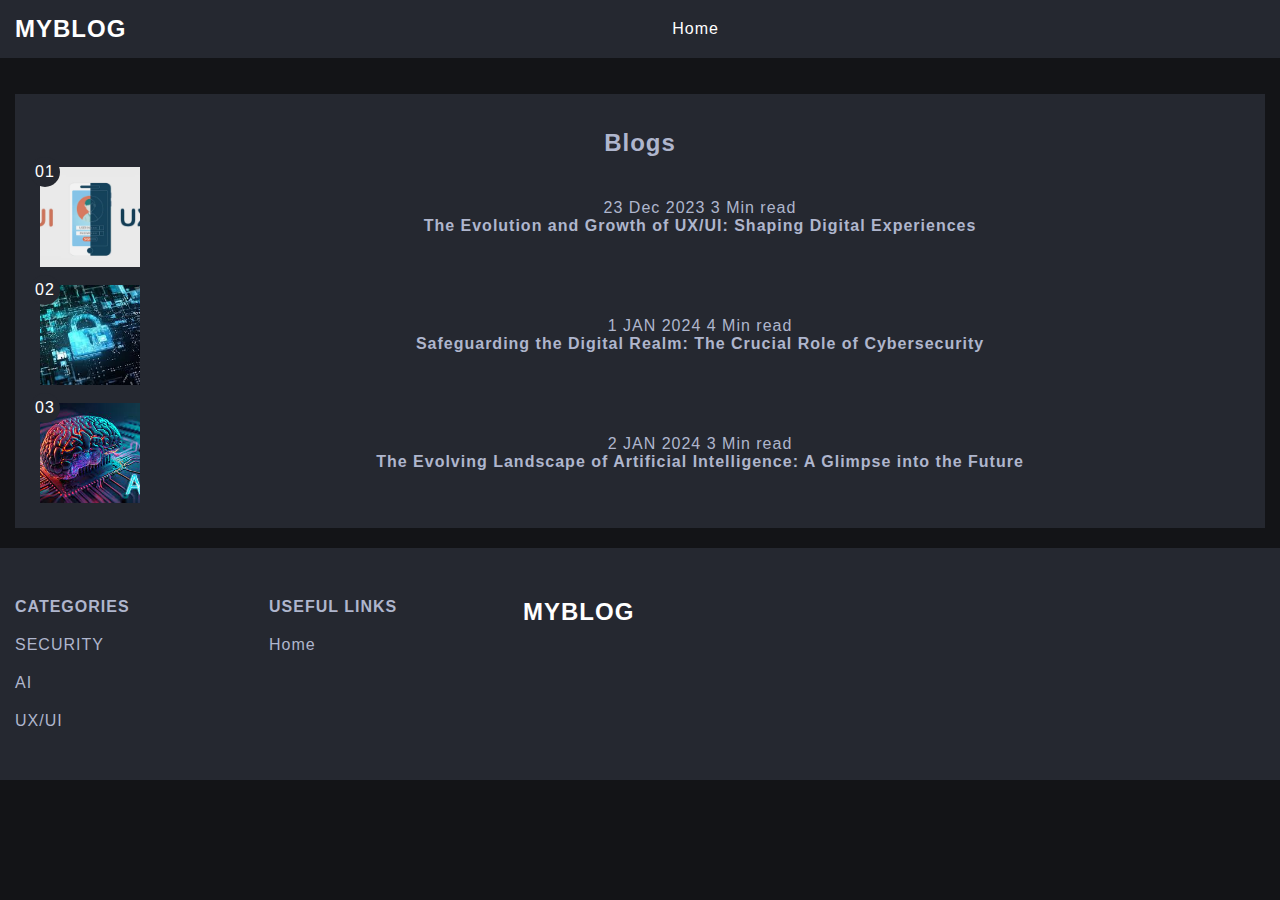
<file: proj/blog/index.html>
<html lang="en">
<head>
    <meta charset="UTF-8">
    <meta http-equiv="X-UA-Compatible" content="IE=edge">
    <meta name="viewport" content="width=device-width, initial-scale=1.0">
    <title>blog</title>
    <!-- style -->
    <link rel="stylesheet" href="style.css">
</head>
<body>
    <!-- Header -->
    <header class="header" id="header">

        <nav class="navbar container">
            <a href="index.html">
                <h2 class="logo">MYBLOG</h2>
            </a>

            <div class="menu" id="menu">
                <ul class="list">
                    <li class="list-item">
                        <a href="index.html" class="list-link current">Home</a>
                    </li>
                   
                  
                </ul>
            </div>

            <div class="list list-right">
              
                <button class="btn place-items-center screen-lg-hidden menu-toggle-icon" id="menu-toggle-icon">
                    <i class="ri-menu-3-line open-menu-icon"></i>
                    <i class="ri-close-line close-menu-icon"></i>
                </button>

                
            </div>

        </nav>

    </header>

  

    <!-- Featured articles -->
    <section class="featured-articles section section-header-offset">

        <div class="featured-articles-container container d-grid">

            
            <div class="sidebar d-grid">

                <h3 class="title featured-content-title">Blogs</h3>

                <a href="post2.html" class="trending-news-box">
                    <div class="trending-news-img-box">
                        <span class="trending-number place-items-center">01</span>
                        <img src="ui.webp" alt="" class="article-image">
                    </div>

                    <div class="trending-news-data">

                        <div class="article-data">
                            <span>23 Dec 2023</span>
                            <span class="article-data-spacer"></span>
                            <span>3 Min read</span>
                        </div>

                        <h3 class="title article-title">The Evolution and Growth of UX/UI: Shaping Digital Experiences</h3>

                    </div>
                </a>
                <br>

                <a href="post1.html" class="trending-news-box">
                    <div class="trending-news-img-box">
                        <span class="trending-number place-items-center">02</span>
                        <img src="sec.jpeg" alt="" class="article-image">
                    </div>

                    <div class="trending-news-data">

                        <div class="article-data">
                            <span>1 JAN 2024</span>
                            <span class="article-data-spacer"></span>
                            <span>4 Min read</span>
                        </div>

                        <h3 class="title article-title">Safeguarding the Digital Realm: The Crucial Role of Cybersecurity</h3>

                    </div>
                </a>
<br>
                <a href="post.html" class="trending-news-box">
                    <div class="trending-news-img-box">
                        <span class="trending-number place-items-center">03</span>
                        <img src="ai.jpeg" alt="" class="article-image">
                    </div>

                    <div class="trending-news-data">

                        <div class="article-data">
                            <span>2 JAN 2024</span>
                            <span class="article-data-spacer"></span>
                            <span>3 Min read</span>
                        </div>

                        <h3 class="title article-title">The Evolving Landscape of Artificial Intelligence: A Glimpse into the Future</h3>

                    </div>
                </a>

            
            </div>

        </div>

    </section>

    
  
    <!-- Footer -->
    <footer class="footer section">

        <div class="footer-container container EE-grid">
            
            <div class="company-data">
                <a href="./index.html">
                    <h2 class="logo">MYBLOG</h2>
                </a>
                
                           </div>

                           <div>
                            <h6 class="title footer-title">Categories</h6>
                            
                            <ul class="footer-list list">
                              
                                <li class="list-item">
                                    <a href="post1.html" class="list-link">SECURITY</a>
                                </li>
                                <li class="list-item">
                                    <a href="post2.html" class="list-link">AI</a>
                                </li>
                                <li class="list-item">
                                    <a href="post.html" class="list-link">UX/UI</a>
                                </li>
                                
                            </ul>
            
                        </div>
            

            <div>
                <h6 class="title footer-title">Useful links</h6>
                
                <ul class="footer-list list">
                    <li class="list-item">
                        <a href="index.html" class="list-link">Home</a>
                    </li>
                   
                    
                    
                </ul>

            </div>

           

        </div>
        
    </footer>

    <!-- script -->
    <script src="script.js"></script>
</body>
</html>
</file>
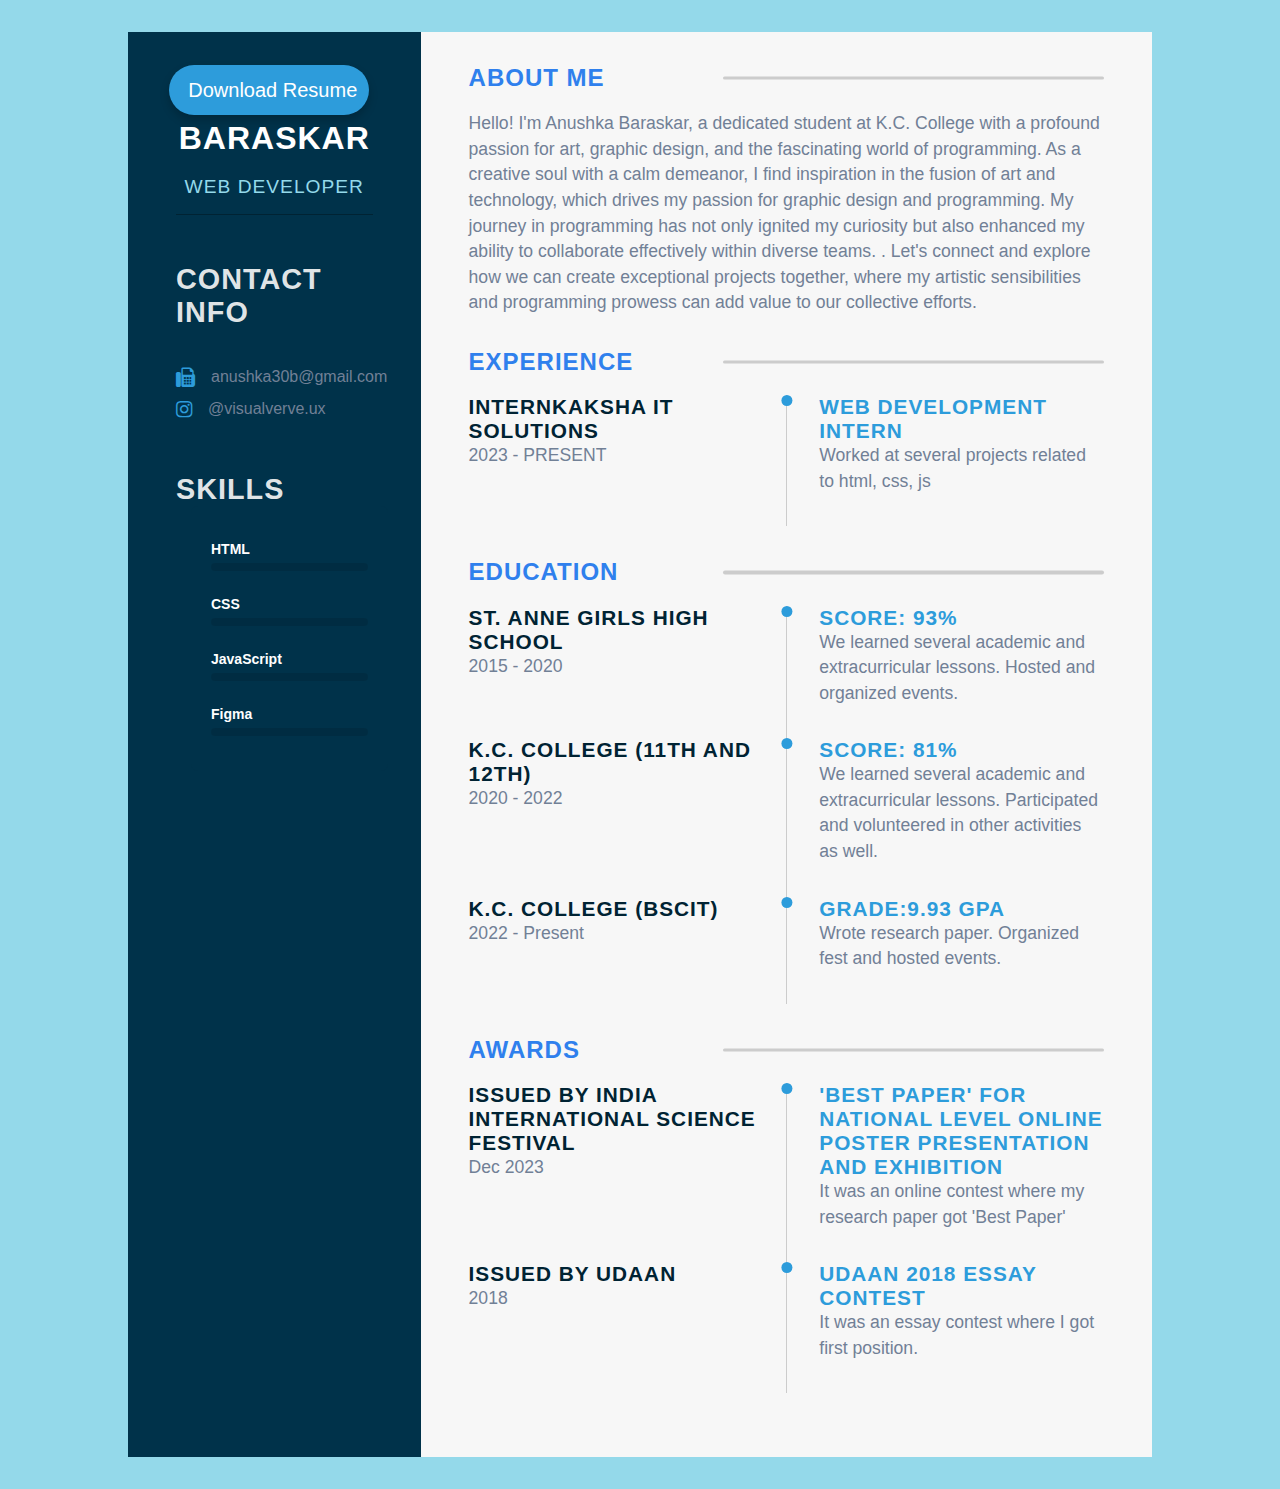
<file: proj/res/index.html>
<!DOCTYPE html>
<html lang="en">
<head>
    <meta charset="UTF-8">
    <meta http-equiv="X-UA-Compatible" content="IE=edge">
    <meta name="viewport" content="width=device-width, initial-scale=1.0">
    <title>Resume</title>
    
    <link rel="preconnect" href="https://fonts.gstatic.com">
    <link rel="stylesheet" href="style3.css">

    <link rel="stylesheet" href="style.css">
    <link rel="stylesheet" href="style2.css">

    <link href="https://fonts.googleapis.com/css2?family=Poppins:wght@100;300;400;600&display=swap" rel="stylesheet">
    <link rel="stylesheet" href="https://cdnjs.cloudflare.com/ajax/libs/font-awesome/4.7.0/css/font-awesome.min.css">
</head>
<body>
    <main class="main-content">
        <section class="left-section">
            <div class="left-content">
                <div class="profile">
                 
                    <h2 class="name">ANUSHKA BARASKAR</h2>
                    <p class="career">Web Developer</p>
                </div>
                <div class="contact-info">
                    <h3 class="main-title">Contact Info</h3>
                    <ul>
                       
                        <li>
                            <i class="fa fa-fax"></i>
                            anushka30b@gmail.com
                        </li>
                       
                        <li>
                            <i class="fa fa-instagram"></i>
                            @visualverve.ux
                        </li>
                        
                    </ul>
                </div>

                <div class="contact-info">
                    <h3 class="main-title">SKILLS</h3>
                   
                </div>

               
                <div class="container">
                    <div class="skill-box">
                        <span class="title">HTML</span>
                        <div class="skill-bar">
                            <span class="skill-per html">
                                <span class="tooltip">80%</span>
                            </span>
                        </div>
                    </div>
                    <div class="skill-box">
                        <span class="title">CSS</span>
                        <div class="skill-bar">
                            <span class="skill-per css">
                                <span class="tooltip">40%</span>
                            </span>
                        </div>
                    </div>
                    <div class="skill-box">
                        <span class="title">JavaScript</span>
                        <div class="skill-bar">
                            <span class="skill-per javascript">
                                <span class="tooltip">30%</span>
                            </span>
                        </div>
                    </div>
                    <div class="skill-box">
                        <span class="title">Figma</span>
                        <div class="skill-bar">
                            <span class="skill-per figma">
                                <span class="tooltip">40%</span>
                            </span>
                        </div>
                    </div>
                </div>


                   
        </section>
        <section class="right-section">
            <div class="right-main-content">
                <section class="about sect">
                    <h2 class="right-title">About Me</h2>
                    <p class="para">
                        Hello! I'm Anushka Baraskar, a dedicated student at K.C. College with a profound passion for art, graphic design, and the fascinating world of programming.  As a creative soul with a calm demeanor, I find inspiration in the fusion of art and technology, which drives my passion for graphic design and programming. 

                         My journey in programming has not only ignited my curiosity but also enhanced my ability to collaborate effectively within diverse teams. . 
                        
                        Let's connect and explore how we can create exceptional projects together, where my artistic sensibilities and programming prowess can add value to our collective efforts. 
                    </p>
                </section>

                <section class="experince sect">
                    <h2 class="right-title">Experience</h2>
                    <div class="timeline">
                        <div class="left-tl-content">
                            <h5 class="tl-title">INTERNKAKSHA IT SOLUTIONS</h5>
                            <p class="para">2023 - PRESENT</p>
                        </div>
                        <div class="right-tl-content">
                            <div class="tl-content">
                                <h5 class="tl-title-2">Web Development Intern</h5>
                                <p class="para">
                                    Worked at several projects related to html, css, js
                                </p>
                            </div>
                        </div>
                    </div>

                </section>
                <section class="education sect">
                    <h2 class="right-title">education</h2>
                    <div class="timeline">
                        <div class="left-tl-content">
                            <h5 class="tl-title">St. Anne Girls High School</h5>
                            <p class="para">2015 - 2020</p>
                        </div>
                        <div class="right-tl-content">
                            <div class="tl-content">
                                <h5 class="tl-title-2">SCORE: 93%</h5>
                                <p class="para">
                                  We learned several academic and extracurricular lessons. Hosted and organized events.
                                </p>
                            </div>
                        </div>
                    </div>
                    <div class="timeline">
                        <div class="left-tl-content">
                            <h5 class="tl-title">K.C. College (11th and 12th)</h5>
                            <p class="para">2020 - 2022</p>
                        </div>
                        <div class="right-tl-content">
                            <div class="tl-content">
                                <h5 class="tl-title-2">SCORE: 81%</h5>
                                <p class="para">
                                    We learned several academic and extracurricular lessons. Participated and volunteered in other activities as well.
                                </p>
                            </div>
                        </div>
                    </div>
                    <div class="timeline">
                        <div class="left-tl-content">
                            <h5 class="tl-title">K.C. College (BSCIT)</h5>
                            <p class="para">2022 - Present</p>
                        </div>
                        <div class="right-tl-content">
                            <div class="tl-content">
                                <h5 class="tl-title-2">GRADE:9.93 GPA</h5>
                                <p class="para">
                                   Wrote research paper. Organized fest and hosted events.
                                </p>
                            </div>
                        </div>
                    </div>
                </section>
                <section class="awards sect">
                    <h2 class="right-title">Awards</h2>
                    <div class="timeline">
                        <div class="left-tl-content">
                            <h5 class="tl-title">Issued by India International Science Festival </h5>
                            <p class="para"> Dec 2023</p>
                        </div>
                        <div class="right-tl-content">
                            <div class="tl-content">
                                <h5 class="tl-title-2">
                                    'Best Paper' for National Level Online Poster Presentation and Exhibition</h5>
                                <p class="para">
                                 It was an online contest where my research paper got  'Best Paper'
                                </p>
                            </div>
                        </div>
                    </div>
                    <div class="timeline">
                        <div class="left-tl-content">
                            <h5 class="tl-title">Issued by UDAAN </h5>
                            <p class="para">2018</p>
                        </div>
                        <div class="right-tl-content">
                            <div class="tl-content">
                                <h5 class="tl-title-2">UDAAN 2018 Essay Contest</h5>
                                <p class="para">
                                  It was an essay contest where I got first position.
                                </p>
                            </div>
                        </div>
                    </div>
                </section>
            </div>
        </section>
        <a href="res.pdf" download="resume">
        <div class="button">
            <div class="content">
              <i class="bx bx-cloud-download"></i>
           
              <span class="button-text">Download Resume</span>
           
            </div>
        </div>
    </a>
        <script src="script.js"></script>

       
    </main>
</body>
</html>
</file>
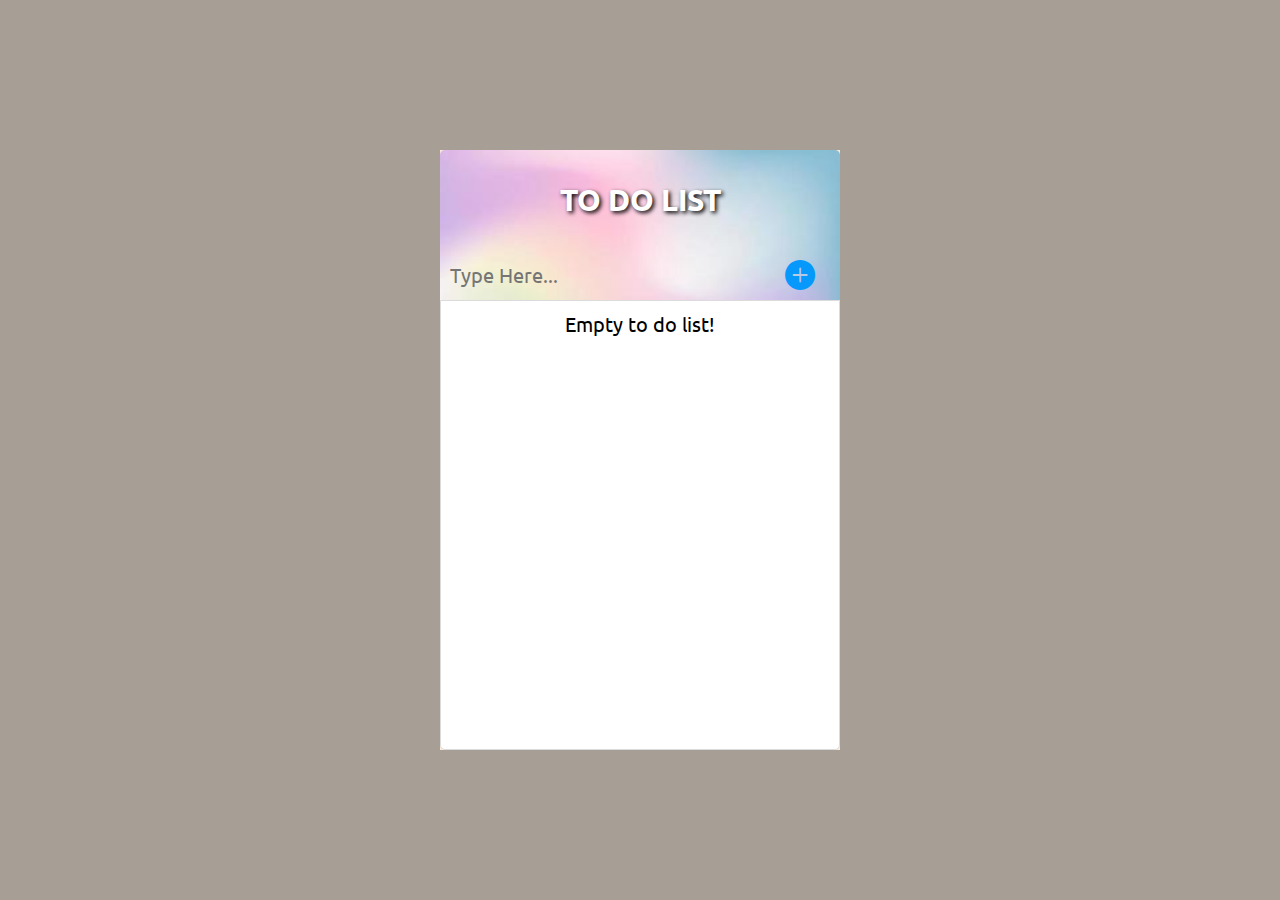
<file: proj/tdl/index.html>
<!DOCTYPE html>
<html lang="en">
  <head>
    <meta charset="UTF-8" />
    <meta http-equiv="X-UA-Compatible" content="IE=edge" />
    <meta name="viewport" content="width=device-width, initial-scale=1.0" />
    <title>To Do List </title>
    <link rel="stylesheet" href="https://cdn.jsdelivr.net/npm/bootstrap-icons@1.8.3/font/bootstrap-icons.css" />
    <link rel="stylesheet" href="style.css" />

    <style>
      body{
        background-color: rgb(167, 159, 150);

      };
    </style>
  </head>
  <body>
    <div class="container">
      <header>
        <div class="header">
          <h2>TO DO LIST</h2>
        </div>
        <div class="new-todo">
          <form id="todoform">
            <input type="text" name="newtodo" id="newtodo" placeholder="Type Here..." />
            <button type="submit">
              <i class="bi bi-plus-circle-fill"></i>
            </button>
          </form>
        </div>
      </header>
      <div id="todos-list">
    
      </div>
      <div class="notification"></div>
    </div>

    <script src="script.js"></script>
  </body>
</html>
</file>
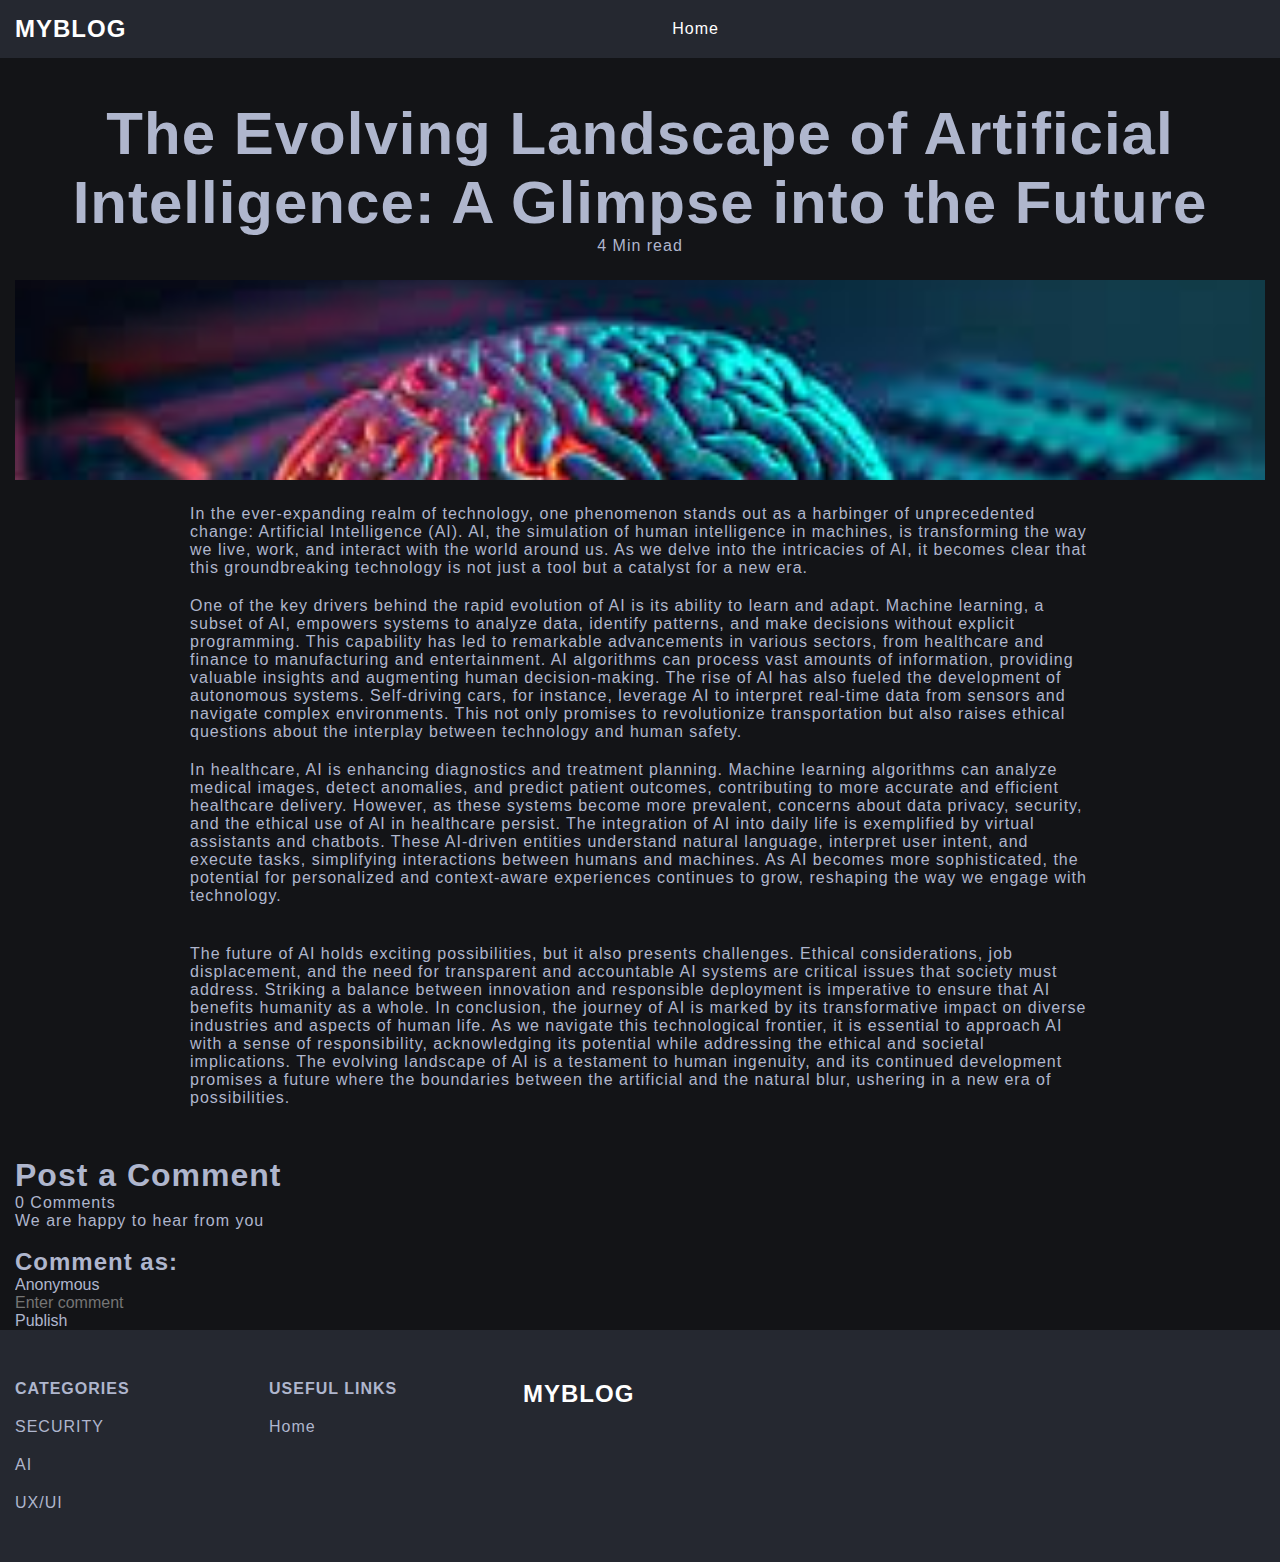
<file: proj/blog/post.html>
<html lang="en">
<head>
    <meta charset="UTF-8">
    <meta http-equiv="X-UA-Compatible" content="IE=edge">
    <meta name="viewport" content="width=device-width, initial-scale=1.0">
    <title>blog</title>
   
    
    <!-- style -->
    <link rel="stylesheet" href="style.css">
    
</head>
<body>
    <!-- Header -->
    <header class="header" id="header">

        <nav class="navbar container">
            <a href="index.html">
                <h2 class="logo">MYBLOG</h2>
            </a>

            <div class="menu" id="menu">
                <ul class="list">
                    <li class="list-item">
                        <a href="index.html" class="list-link current">Home</a>
                    </li>

                 
                  
                </ul>
            </div>

            <div class="list list-right">
              
                <button class="btn place-items-center screen-lg-hidden menu-toggle-icon" id="menu-toggle-icon">
                    <i class="ri-menu-3-line open-menu-icon"></i>
                    <i class="ri-close-line close-menu-icon"></i>
                </button>

                
            </div>

        </nav>

    </header>

  

    <section class="blog-post section-header-offset">
        <div class="blog-post-container container">
            <div class="blog-post-data">
                <h3 class="title blog-post-title">The Evolving Landscape of Artificial Intelligence: A Glimpse into the Future</h3>
                <div class="article-data">
                    <span class="article-data-spacer"></span>
                    <span>4 Min read</span>
                </div>
                <img src="ai.jpeg" alt="">
            </div>

            <div class="container">
                <p>
                    In the ever-expanding realm of technology, one phenomenon stands out as a harbinger of unprecedented change: Artificial Intelligence (AI). AI, the simulation of human intelligence in machines, is transforming the way we live, work, and interact with the world around us. As we delve into the intricacies of AI, it becomes clear that this groundbreaking technology is not just a tool but a catalyst for a new era.                </p>
                
                <p>
                    One of the key drivers behind the rapid evolution of AI is its ability to learn and adapt. Machine learning, a subset of AI, empowers systems to analyze data, identify patterns, and make decisions without explicit programming. This capability has led to remarkable advancements in various sectors, from healthcare and finance to manufacturing and entertainment. AI algorithms can process vast amounts of information, providing valuable insights and augmenting human decision-making.

                    The rise of AI has also fueled the development of autonomous systems. Self-driving cars, for instance, leverage AI to interpret real-time data from sensors and navigate complex environments. This not only promises to revolutionize transportation but also raises ethical questions about the interplay between technology and human safety.                </p>

            
            
                <p>
                    In healthcare, AI is enhancing diagnostics and treatment planning. Machine learning algorithms can analyze medical images, detect anomalies, and predict patient outcomes, contributing to more accurate and efficient healthcare delivery. However, as these systems become more prevalent, concerns about data privacy, security, and the ethical use of AI in healthcare persist.

                    The integration of AI into daily life is exemplified by virtual assistants and chatbots. These AI-driven entities understand natural language, interpret user intent, and execute tasks, simplifying interactions between humans and machines. As AI becomes more sophisticated, the potential for personalized and context-aware experiences continues to grow, reshaping the way we engage with technology.                </p>

                </p>

                <p>
                    The future of AI holds exciting possibilities, but it also presents challenges. Ethical considerations, job displacement, and the need for transparent and accountable AI systems are critical issues that society must address. Striking a balance between innovation and responsible deployment is imperative to ensure that AI benefits humanity as a whole.

                    In conclusion, the journey of AI is marked by its transformative impact on diverse industries and aspects of human life. As we navigate this technological frontier, it is essential to approach AI with a sense of responsibility, acknowledging its potential while addressing the ethical and societal implications. The evolving landscape of AI is a testament to human ingenuity, and its continued development promises a future where the boundaries between the artificial and the natural blur, ushering in a new era of possibilities.

                </p>
            </div>
        </div>
    </section>



    

    <div class="container">
        <div class="head"><h1>Post a Comment</h1></div>
        <div><span id="comment">0</span> Comments</div>
        <div class="text"><p>We are happy to hear from you </p></div><br>
        <div class="comments"></div>
        <div class="commentbox">
            <div class="content">
                <h2>Comment as: </h2>
                <input type="text" value="Anonymous" class="user">

                <div class="commentinput">
                    <input type="text" placeholder="Enter comment" class="usercomment">
                    <div class="buttons">
                        <button type="submit" disabled id="publish">Publish</button>
                        
                    </div>
                </div>
            </div>
        </div>
    </div>

    <script>



        const USERID = {
            name: null,
            identity: null,
            image: null,
            message: null,
            date: null
        }
        
        const userComment = document.querySelector(".usercomment");
        const publishBtn = document.querySelector("#publish");
        const comments = document.querySelector(".comments");
        const userName = document.querySelector(".user");
        const notify = document.querySelector(".notifyinput");
        
            userComment.addEventListener("input", e => {
                if(!userComment.value) {
                    publishBtn.setAttribute("disabled", "disabled");
                    publishBtn.classList.remove("abled")
                }else {
                    publishBtn.removeAttribute("disabled");
                    publishBtn.classList.add("abled")
                }
            })
        
            function addPost() {
                if(!userComment.value) return;
                USERID.name = userName.value;
                if(USERID.name === "Anonymous") {
                    USERID.identity = false;
                    USERID.image = "use.png"
                }else {
                    USERID.identity = true;
                    USERID.image = "use.png"
                }
        
                USERID.message = userComment.value;
                USERID.date = new Date().toLocaleString();
                let published = 
                `<div class="parents">
                    <img src="${USERID.image}">
                    <div>
                        <h1>${USERID.name}</h1>
                        <p>${USERID.message}</p>
                        <span class="date">${USERID.date}</span>
                    </div>    
                </div>`
        
                comments.innerHTML += published;
                userComment.value = "";
                publishBtn.classList.remove("abled")
        
                let commentsNum = document.querySelectorAll(".parents").length;
                document.getElementById("comment").textContent = commentsNum;
        
            }
        
            publishBtn.addEventListener("click", addPost);
        
        </script>
        
     
  
       <!-- Footer -->
       <footer class="footer section">

        <div class="footer-container container EE-grid">
            
            <div class="company-data">
                <a href="./index.html">
                    <h2 class="logo">MYBLOG</h2>
                </a>
                
                           </div>

            <div>
                <h6 class="title footer-title">Categories</h6>
                
                <ul class="footer-list list">
                  
                    <li class="list-item">
                        <a href="post1.html" class="list-link">SECURITY</a>
                    </li>
                    <li class="list-item">
                        <a href="post2.html" class="list-link">AI</a>
                    </li>
                    <li class="list-item">
                        <a href="post.html" class="list-link">UX/UI</a>
                    </li>
                    
                </ul>

            </div>

            <div>
                <h6 class="title footer-title">Useful links</h6>
                
                <ul class="footer-list list">
                    <li class="list-item">
                        <a href="index.html" class="list-link">Home</a>
                    </li>
                   
                    
                    
                </ul>

            </div>

           

        </div>
        
    </footer>

    <!-- script -->
    <script src="script.js"></script>
</body>
</html>
</file>
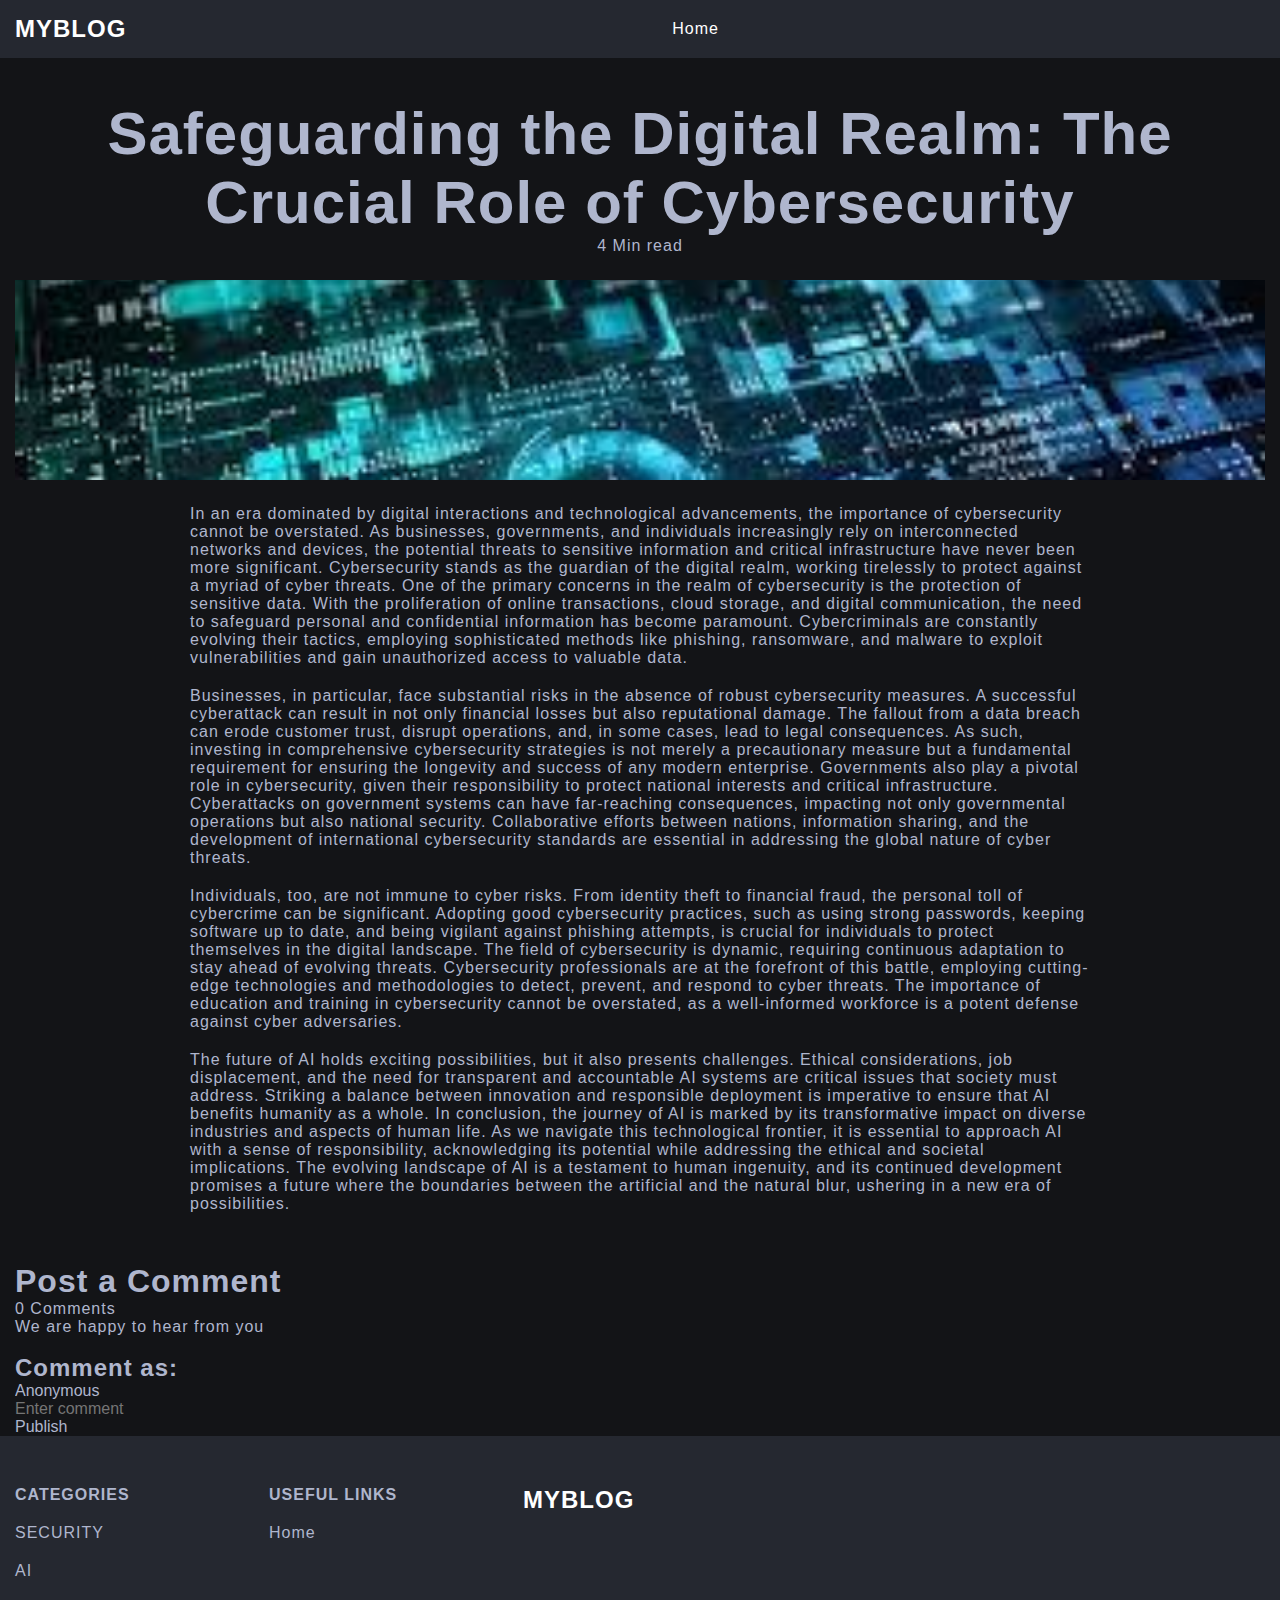
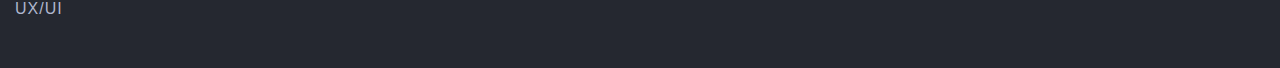
<file: proj/blog/post1.html>
<html lang="en">
<head>
    <meta charset="UTF-8">
    <meta http-equiv="X-UA-Compatible" content="IE=edge">
    <meta name="viewport" content="width=device-width, initial-scale=1.0">
    <title>blog</title>
    <!-- style -->
    <link rel="stylesheet" href="style.css">
</head>
<body>
    <!-- Header -->
    <header class="header" id="header">

        <nav class="navbar container">
            <a href="index.html">
                <h2 class="logo">MYBLOG</h2>
            </a>

            <div class="menu" id="menu">
                <ul class="list">
                    <li class="list-item">
                        <a href="index.html" class="list-link current">Home</a>
                    </li>

                 
                  
                </ul>
            </div>

            <div class="list list-right">
              
                <button class="btn place-items-center screen-lg-hidden menu-toggle-icon" id="menu-toggle-icon">
                    <i class="ri-menu-3-line open-menu-icon"></i>
                    <i class="ri-close-line close-menu-icon"></i>
                </button>

                
            </div>

        </nav>

    </header>

  

    <section class="blog-post section-header-offset">
        <div class="blog-post-container container">
            <div class="blog-post-data">
                <h3 class="title blog-post-title">Safeguarding the Digital Realm: The Crucial Role of Cybersecurity</h3>
                <div class="article-data">
                    <span class="article-data-spacer"></span>
                    <span>4 Min read</span>
                </div>
                <img src="sec.jpeg" alt="">
            </div>

            <div class="container">
                <p>
                    In an era dominated by digital interactions and technological advancements, the importance of cybersecurity cannot be overstated. As businesses, governments, and individuals increasingly rely on interconnected networks and devices, the potential threats to sensitive information and critical infrastructure have never been more significant. Cybersecurity stands as the guardian of the digital realm, working tirelessly to protect against a myriad of cyber threats.

                    One of the primary concerns in the realm of cybersecurity is the protection of sensitive data. With the proliferation of online transactions, cloud storage, and digital communication, the need to safeguard personal and confidential information has become paramount. Cybercriminals are constantly evolving their tactics, employing sophisticated methods like phishing, ransomware, and malware to exploit vulnerabilities and gain unauthorized access to valuable data.                
                <p>
                    Businesses, in particular, face substantial risks in the absence of robust cybersecurity measures. A successful cyberattack can result in not only financial losses but also reputational damage. The fallout from a data breach can erode customer trust, disrupt operations, and, in some cases, lead to legal consequences. As such, investing in comprehensive cybersecurity strategies is not merely a precautionary measure but a fundamental requirement for ensuring the longevity and success of any modern enterprise.

                    Governments also play a pivotal role in cybersecurity, given their responsibility to protect national interests and critical infrastructure. Cyberattacks on government systems can have far-reaching consequences, impacting not only governmental operations but also national security. Collaborative efforts between nations, information sharing, and the development of international cybersecurity standards are essential in addressing the global nature of cyber threats.
                </p>

            
                <p>
                    Individuals, too, are not immune to cyber risks. From identity theft to financial fraud, the personal toll of cybercrime can be significant. Adopting good cybersecurity practices, such as using strong passwords, keeping software up to date, and being vigilant against phishing attempts, is crucial for individuals to protect themselves in the digital landscape.

                    The field of cybersecurity is dynamic, requiring continuous adaptation to stay ahead of evolving threats. Cybersecurity professionals are at the forefront of this battle, employing cutting-edge technologies and methodologies to detect, prevent, and respond to cyber threats. The importance of education and training in cybersecurity cannot be overstated, as a well-informed workforce is a potent defense against cyber adversaries.
                </p>

                <p>
                    The future of AI holds exciting possibilities, but it also presents challenges. Ethical considerations, job displacement, and the need for transparent and accountable AI systems are critical issues that society must address. Striking a balance between innovation and responsible deployment is imperative to ensure that AI benefits humanity as a whole.

                    In conclusion, the journey of AI is marked by its transformative impact on diverse industries and aspects of human life. As we navigate this technological frontier, it is essential to approach AI with a sense of responsibility, acknowledging its potential while addressing the ethical and societal implications. The evolving landscape of AI is a testament to human ingenuity, and its continued development promises a future where the boundaries between the artificial and the natural blur, ushering in a new era of possibilities.

                </p>
            </div>
        </div>
    </section>

    <div class="container">
        <div class="head"><h1>Post a Comment</h1></div>
        <div><span id="comment">0</span> Comments</div>
        <div class="text"><p>We are happy to hear from you </p></div><br>
        <div class="comments"></div>
        <div class="commentbox">
            <div class="content">
                <h2>Comment as: </h2>
                <input type="text" value="Anonymous" class="user">

                <div class="commentinput">
                    <input type="text" placeholder="Enter comment" class="usercomment">
                    <div class="buttons">
                        <button type="submit" disabled id="publish">Publish</button>
                        
                    </div>
                </div>
            </div>
        </div>
    </div>

    <script>



        const USERID = {
            name: null,
            identity: null,
            image: null,
            message: null,
            date: null
        }
        
        const userComment = document.querySelector(".usercomment");
        const publishBtn = document.querySelector("#publish");
        const comments = document.querySelector(".comments");
        const userName = document.querySelector(".user");
        const notify = document.querySelector(".notifyinput");
        
            userComment.addEventListener("input", e => {
                if(!userComment.value) {
                    publishBtn.setAttribute("disabled", "disabled");
                    publishBtn.classList.remove("abled")
                }else {
                    publishBtn.removeAttribute("disabled");
                    publishBtn.classList.add("abled")
                }
            })
        
            function addPost() {
                if(!userComment.value) return;
                USERID.name = userName.value;
                if(USERID.name === "Anonymous") {
                    USERID.identity = false;
                    USERID.image = "use.png"
                }else {
                    USERID.identity = true;
                    USERID.image = "use.png"
                }
        
                USERID.message = userComment.value;
                USERID.date = new Date().toLocaleString();
                let published = 
                `<div class="parents">
                    <img src="${USERID.image}">
                    <div>
                        <h1>${USERID.name}</h1>
                        <p>${USERID.message}</p>
                        <span class="date">${USERID.date}</span>
                    </div>    
                </div>`
        
                comments.innerHTML += published;
                userComment.value = "";
                publishBtn.classList.remove("abled")
        
                let commentsNum = document.querySelectorAll(".parents").length;
                document.getElementById("comment").textContent = commentsNum;
        
            }
        
            publishBtn.addEventListener("click", addPost);
        
        </script>
        
  
      <!-- Footer -->
      <footer class="footer section">

        <div class="footer-container container EE-grid">
            
            <div class="company-data">
                <a href="./index.html">
                    <h2 class="logo">MYBLOG</h2>
                </a>
                
                           </div>

                           <div>
                            <h6 class="title footer-title">Categories</h6>
                            
                            <ul class="footer-list list">
                              
                                <li class="list-item">
                                    <a href="post1.html" class="list-link">SECURITY</a>
                                </li>
                                <li class="list-item">
                                    <a href="post2.html" class="list-link">AI</a>
                                </li>
                                <li class="list-item">
                                    <a href="post.html" class="list-link">UX/UI</a>
                                </li>
                                
                            </ul>
            
                        </div>
            

            <div>
                <h6 class="title footer-title">Useful links</h6>
                
                <ul class="footer-list list">
                    <li class="list-item">
                        <a href="index.html" class="list-link">Home</a>
                    </li>
                   
                    
                    
                </ul>

            </div>

           

        </div>
        
    </footer>

    <!-- script -->
    <script src="script.js"></script>
</body>
</html>
</file>
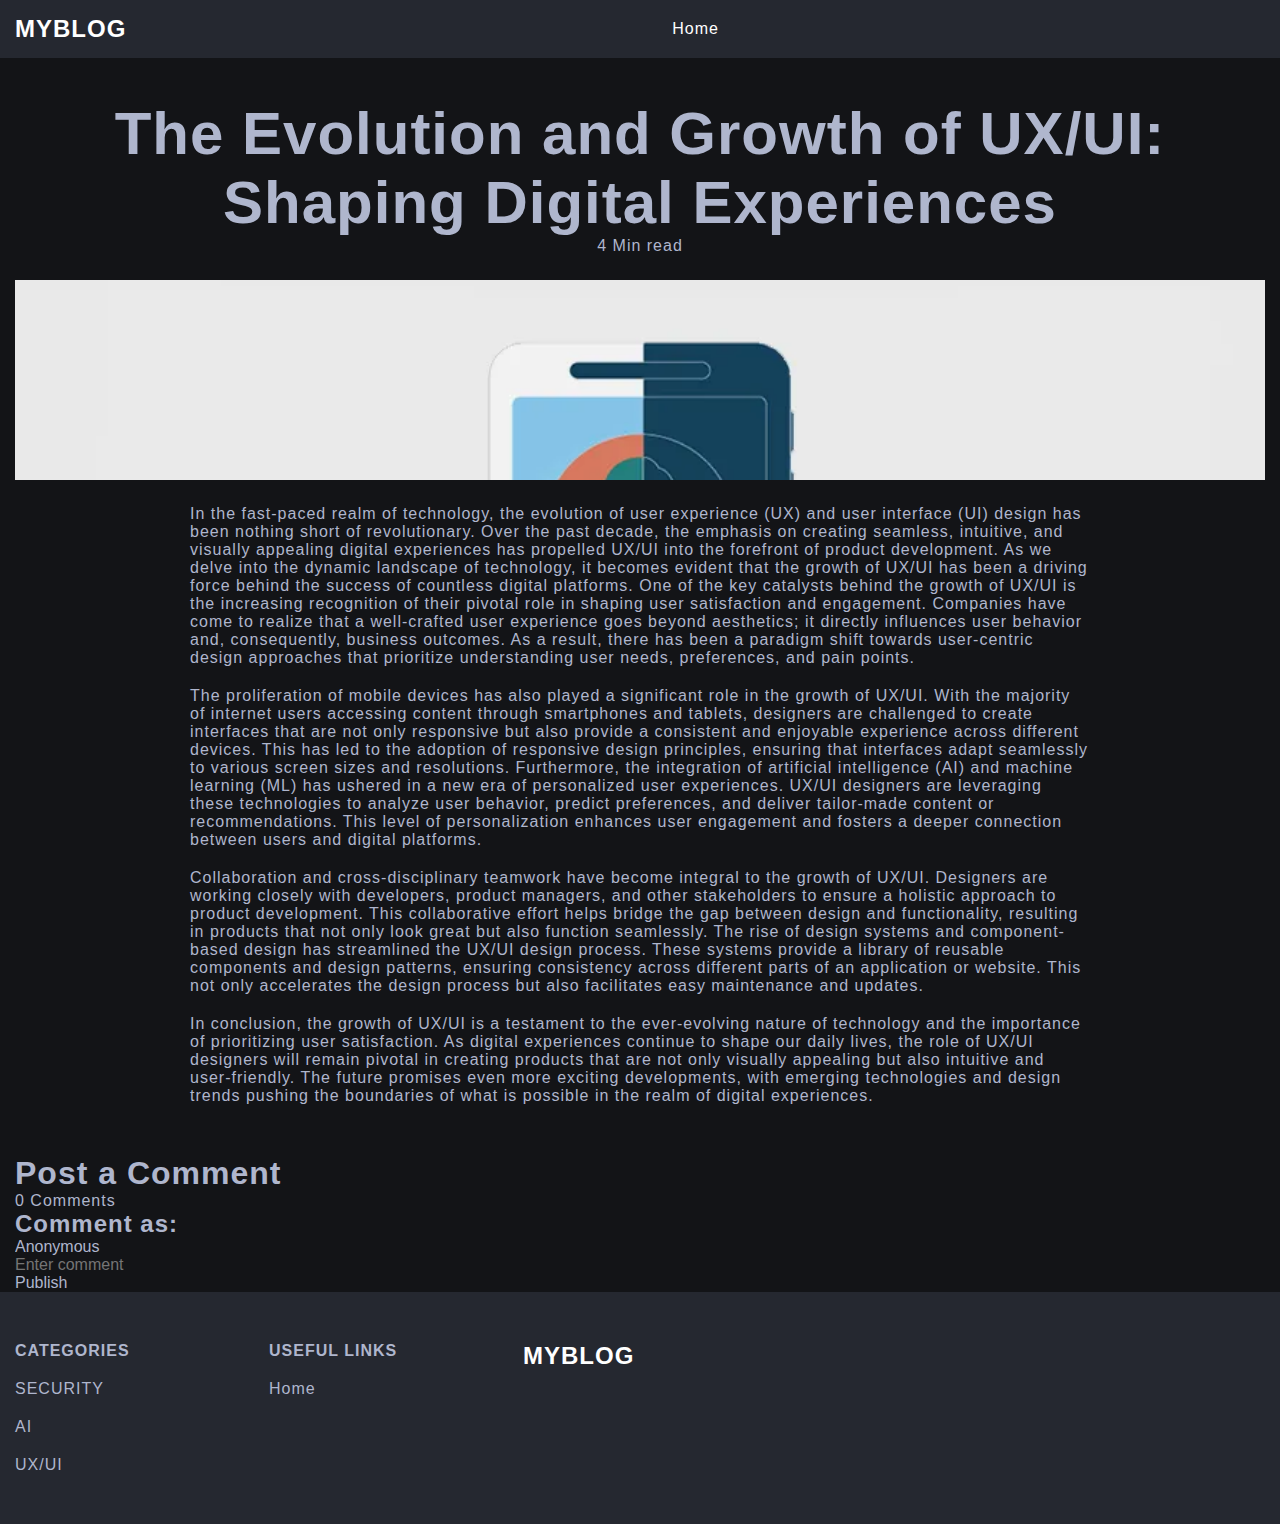
<file: proj/blog/post2.html>
<html lang="en">
<head>
    <meta charset="UTF-8">
    <meta http-equiv="X-UA-Compatible" content="IE=edge">
    <meta name="viewport" content="width=device-width, initial-scale=1.0">
    <title>blog</title>
 <!-- style -->
 <link rel="stylesheet" href="style.css">
</head>
<body>
    <!-- Header -->
    <header class="header" id="header">

        <nav class="navbar container">
            <a href="index.html">
                <h2 class="logo">MYBLOG</h2>
            </a>

            <div class="menu" id="menu">
                <ul class="list">
                    <li class="list-item">
                        <a href="index.html" class="list-link current">Home</a>
                    </li>

                 
                  
                </ul>
            </div>

            <div class="list list-right">
              
                <button class="btn place-items-center screen-lg-hidden menu-toggle-icon" id="menu-toggle-icon">
                    <i class="ri-menu-3-line open-menu-icon"></i>
                    <i class="ri-close-line close-menu-icon"></i>
                </button>

                
            </div>

        </nav>

    </header>

  

    <section class="blog-post section-header-offset">
        <div class="blog-post-container container">
            <div class="blog-post-data">
                <h3 class="title blog-post-title">The Evolution and Growth of UX/UI: Shaping Digital Experiences</h3>
                <div class="article-data">
                    <span class="article-data-spacer"></span>
                    <span>4 Min read</span>
                </div>
                <img src="ui.webp" alt="">
            </div>

            <div class="container">
                <p>
                    In the fast-paced realm of technology, the evolution of user experience (UX) and user interface (UI) design has been nothing short of revolutionary. Over the past decade, the emphasis on creating seamless, intuitive, and visually appealing digital experiences has propelled UX/UI into the forefront of product development. As we delve into the dynamic landscape of technology, it becomes evident that the growth of UX/UI has been a driving force behind the success of countless digital platforms.

                    One of the key catalysts behind the growth of UX/UI is the increasing recognition of their pivotal role in shaping user satisfaction and engagement. Companies have come to realize that a well-crafted user experience goes beyond aesthetics; it directly influences user behavior and, consequently, business outcomes. As a result, there has been a paradigm shift towards user-centric design approaches that prioritize understanding user needs, preferences, and pain points.
                    
                </p>
                            
                <p>
                    The proliferation of mobile devices has also played a significant role in the growth of UX/UI. With the majority of internet users accessing content through smartphones and tablets, designers are challenged to create interfaces that are not only responsive but also provide a consistent and enjoyable experience across different devices. This has led to the adoption of responsive design principles, ensuring that interfaces adapt seamlessly to various screen sizes and resolutions.

                    Furthermore, the integration of artificial intelligence (AI) and machine learning (ML) has ushered in a new era of personalized user experiences. UX/UI designers are leveraging these technologies to analyze user behavior, predict preferences, and deliver tailor-made content or recommendations. This level of personalization enhances user engagement and fosters a deeper connection between users and digital platforms.
                </p>
      
                    
            
            
                <p>
                    Collaboration and cross-disciplinary teamwork have become integral to the growth of UX/UI. Designers are working closely with developers, product managers, and other stakeholders to ensure a holistic approach to product development. This collaborative effort helps bridge the gap between design and functionality, resulting in products that not only look great but also function seamlessly.

                    The rise of design systems and component-based design has streamlined the UX/UI design process. These systems provide a library of reusable components and design patterns, ensuring consistency across different parts of an application or website. This not only accelerates the design process but also facilitates easy maintenance and updates.
                </p>

                <p>
                    In conclusion, the growth of UX/UI is a testament to the ever-evolving nature of technology and the importance of prioritizing user satisfaction. As digital experiences continue to shape our daily lives, the role of UX/UI designers will remain pivotal in creating products that are not only visually appealing but also intuitive and user-friendly. The future promises even more exciting developments, with emerging technologies and design trends pushing the boundaries of what is possible in the realm of digital experiences.
                </p>
            </div>
        </div>
    </section>

    <div class="container">
        <div class="head"><h1>Post a Comment</h1></div>
        <div><span id="comment">0</span> Comments</div>
        <div class="comments" style="font-size: smaller;"></div>
        <div class="commentbox">
            <div class="content">
                <h2>Comment as: </h2>
                <input type="text" value="Anonymous" class="user">

                <div class="commentinput">
                    <input type="text" placeholder="Enter comment" class="usercomment">
                    <div class="buttons">
                        <button type="submit" disabled id="publish">Publish</button>
                        
                    </div>
                </div>
            </div>
        </div>
    </div>

    <script>



        const USERID = {
            name: null,
            identity: null,
            message: null,
        }
        
        const userComment = document.querySelector(".usercomment");
        const publishBtn = document.querySelector("#publish");
        const comments = document.querySelector(".comments");
        const userName = document.querySelector(".user");
        const notify = document.querySelector(".notifyinput");
        
            userComment.addEventListener("input", e => {
                if(!userComment.value) {
                    publishBtn.setAttribute("disabled", "disabled");
                    publishBtn.classList.remove("abled")
                }else {
                    publishBtn.removeAttribute("disabled");
                    publishBtn.classList.add("abled")
                }
            })
        
            function addPost() {
                if(!userComment.value) return;
                USERID.name = userName.value;
                if(USERID.name === "Anonymous") {
                    USERID.identity = false;
                }else {
                    USERID.identity = true;
                }
        
                USERID.message = userComment.value;

                let published = 
                `<div class="parents">
                    <div>
                        <h1>${USERID.name}</h1>
                        <p>${USERID.message}</p>
                    </div>    
                </div>`
        
                comments.innerHTML += published;
                userComment.value = "";
                publishBtn.classList.remove("abled")
        
                let commentsNum = document.querySelectorAll(".parents").length;
                document.getElementById("comment").textContent = commentsNum;
        
            }
        
            publishBtn.addEventListener("click", addPost);
        
        </script>
        



    <!-- Footer -->
    <footer class="footer section">

        <div class="footer-container container EE-grid">
            
            <div class="company-data">
                <a href="./index.html">
                    <h2 class="logo">MYBLOG</h2>
                </a>
                
                           </div>

                           <div>
                            <h6 class="title footer-title">Categories</h6>
                            
                            <ul class="footer-list list">
                              
                                <li class="list-item">
                                    <a href="post1.html" class="list-link">SECURITY</a>
                                </li>
                                <li class="list-item">
                                    <a href="post2.html" class="list-link">AI</a>
                                </li>
                                <li class="list-item">
                                    <a href="post.html" class="list-link">UX/UI</a>
                                </li>
                                
                            </ul>
            
                        </div>
            

            <div>
                <h6 class="title footer-title">Useful links</h6>
                
                <ul class="footer-list list">
                    <li class="list-item">
                        <a href="index.html" class="list-link">Home</a>
                    </li>
                   
                    
                    
                </ul>

            </div>

           

        </div>
        
    </footer>

    <!-- script -->
    <script src="script.js"></script>
</body>
</html>
</file>
<file: proj/blog/style.css>
/* Custom properties */
:root{
    --light-color: #fff;
    --light-color-alt: #afb6cd;
    --primary-background-color: #131417;
    --secondary-background-color: #252830;
    --hover-light-color: var(--light-color);
    --hover-dark-color: var(--primary-background-color);
    --gradient-color: linear-gradient(
        115deg,#4fcf70,#fad648,#a767e5,#12bcfe,#44ce7b);
    --transparent-light-color: rgba(255,255,255,.05);
    --transparent-dark-color: rgba(0,0,0,.75);
    --font-family: 'Poppins', sans-serif;
    --font-size-xsm: 1.2rem;
    --font-size-sm: 1.6rem;
    --font-size-md: 2.4rem;
    --font-size-lg: 3rem;
    --font-size-xl: 4rem;
    --gap: 2rem;
    --margin-sm: 2rem;
    --margin-md: 3rem;
    --item-min-height-sm: 20rem;
    --item-min-height-md: 30rem;
}

/* Base styles */
*{
    margin: 0;
    padding: 0;
    box-sizing: border-box;
}

html{
    font-size: 62.5%;
}

body{
    font-family: var(--font-family);
    font-size: var(--font-size-sm);
    color: var(--light-color-alt);
    background-color: var(--primary-background-color);
    letter-spacing: 1px;
    transition: background-color .25s,color .25s;
}

a{
    color: inherit;
    text-decoration: none;
}

ul{
    list-style: none;
}

img{
    max-width: 100%;
}

input,
button {
  font: inherit;
  color: inherit;
  border: none;
  background-color: transparent;
}

i{
    font-size: var(--font-size-md);
}
/* Theme color change */
body.light-theme{
    --light-color: #3d3d3d;
    --light-color-alt: rgba(0,0,0,.6);
    --primary-background-color: #fff;
    --secondary-background-color: #f1f1f1;
    --hover-light-color: #fff;
    --transparent-dark-color: var(--secondary-background-color);
    --transparent-light-color: rgba(0,0,0,.1);
}
/* Reusable classes */
.container{
    max-width: 160rem;
    margin: 0 auto;
    padding: 0 1.5rem;
}

.place-items-center{
    display: inline-flex;
    align-items: center;
    justify-content: center;
}

.section:not(.featured-articles){
    padding-block: 5rem;
}

.EE-grid{
display: grid;
}

.screen-sm-hidden{
    display: none;
}
/* Header */
.header{
    background-color: var(--secondary-background-color);
    position: fixed;
    top: 0;
    left: 0;
    width: 100%;
    z-index: 999;
}

.navbar{
    display: flex;
    align-items: center;
    justify-content: space-between;
    padding-block: 1.5rem;
}

.logo{
    font-size: var(--font-size-md);
    color: var(--light-color);
}

.menu{
    position: absolute;
    top: 8.5rem;
    right: 1.5rem;
    width: 23rem;
    padding: 1.5rem;
    background-color:var(--secondary-background-color);
    opacity: 0;
    transform: scale(0);
    transition: opacity .25s ease-in;
}

.list{
    display: flex;
    align-items: center;
    gap: var(--gap);
}

.menu > .list{
    flex-direction: column;
}

.list-link.current{
    color: var(--light-color);
}

.close-menu-icon{
    display: none;
}

.btn{
    cursor: pointer;
}

.list-link:hover,
.btn:hover,
.btn:hover span{
    color: var(--light-color);
}

/* Styles */
.header.activated{
    box-shadow: 0 1px .5rem var(--transparent-light-color);
}

.menu.activated{
    box-shadow: 1px 1px 1rem var(--transparent-light-color);
    opacity: 1;
    transform: scale(1);
}

.menu-toggle-icon.activated .open-menu-icon{
    display: none;
}

.menu-toggle-icon.activated .close-menu-icon{
    display: block;
}




.featured-articles{
    padding-block: 2rem;
}

.section-header-offset{
    margin-top: 7.4rem;
}

.featured-articles-container,
.featured-content{
    gap: var(--gap);
}

.headline-banner{
    background-color: var(--secondary-background-color);
    display: flex;
    align-items: center;
    gap: var(--gap);
    font-size: var(--font-size-xsm);
}

.headline{
    background-color: #000;
    color: var(--light-color);
    font-size: 1rem;
    text-transform: uppercase;
    text-align: center;
    letter-spacing: 1px;
    padding: 4px;
    height: 100%;
}

.headline span{
    height: inherit;
}

.fancy-border{
    position: relative;
    overflow: hidden;
}

.fancy-border::before{
    content: "";
    position: absolute;
    top: 0;
    left: 0;
    width: 200%;
    height: 100%;
    background: var(--gradient-color);
    background-size: 50% 100%;
    z-index: 5;
}

.fancy-border span{
    position: relative;
    z-index: 10;
    display: inline-flex;
    background-color: var(--secondary-background-color);
    padding: .6rem 1.5rem;
}

.article{
    position: relative;
    min-height: var(--item-min-height-md);
}

.article-image{
    position: absolute;
    width: 100%;
    height: 100%;
    object-fit: cover;
    transition: transform .25s;
}

.article-category{
    position: absolute;
    top: 1rem;
    right: 1rem;
    padding: 1rem;
    background-color:var(--primary-background-color);
    font-size: 1rem;
    color: var(--light-color);
    text-transform: uppercase;
    z-index: 10;
}

.article-data-container{
    width: 100%;
    position: absolute;
    left: 0;
    bottom: 0;
    padding: 2rem 1.5rem;
    background-color: var(--transparent-dark-color);
    z-index: 10;
    transition: background-color .5s;
}


/* main bar */
.sidebar{
    background-color: var(--secondary-background-color);
    padding: 2.5rem;
}

.trending-news-box{
    display: flex;
    flex-direction: column;
    gap: var(--gap);
   
}

.trending-news-box:last-of-type{
    border-bottom: none;
}

.featured-content-title{
    font-size: var(--font-size-md);
    text-align: center;
    padding: 1rem;
}

.trending-news-img-box{
    position: relative;
    width: 100%;
    height: var(--item-min-height-sm);
}

.trending-number{
    position: absolute;
    top: -1rem;
    left: -1rem;
    z-index: 2;
    width: 3rem;
    height: 3rem;
    background-color: var(--secondary-background-color);
    color: var(--light-color);
    border-radius: 50%;
}

.trending-news-data .article-title{
    font-size: var(--font-size-sm);
}

.trending-news-box:hover .article-title{
    color: var(--light-color-alt);
}

/* Footer */
.footer{
    background-color: var(--secondary-background-color);
}

.footer-container{
    gap: var(--gap);
}

.company-data{
    display: flex;
    flex-direction: column;
    order: 1;
}

.company-description{
    margin-block: var(--margin-sm);
    max-width: 75%;
}

.social-media{
    margin-bottom: var(--margin-md);
}

.copyright-notice{
    opacity: .8;
}

.footer-list{
    flex-direction: column;
    align-items: flex-start;
}

.footer-title{
    font-size: var(--font-size-sm);
    text-transform: uppercase;
    margin-bottom: var(--margin-sm);
}

/* Scrollbar */
::-webkit-scrollbar {
    width: 1rem;
}
  
::-webkit-scrollbar-track {
    background: #f1f1f1;
}
  
::-webkit-scrollbar-thumb {
    background: #3f4254;
}
  
::-webkit-scrollbar-thumb:hover {
    background: #2e303b;
}
  
/* Blog post */
.blog-post{
    padding-bottom: 5rem;
}

.blog-post-data{
    display: flex;
    flex-direction: column;
    align-items: center;
    text-align: center;
    padding-block: 2.5rem;
}

.blog-post-title{
    font-size: clamp(3rem, 5vw, 6rem); 
}

.blog-post-data .article-data{
    margin-bottom: 2.5rem;
}

.blog-post-data img{
    width: 100%;
    height: var(--item-min-height-sm);
    object-fit: cover;
    object-position: center 10%;
}

.blog-post-container .container{
    max-width: 90rem;
    padding: 0;
    display: flex;
    flex-direction: column;
    gap: var(--gap);
}



@media screen and (min-width: 700px) 
{

    .trending-news-box{
        flex-direction: row;
        align-items: center;
    }

    .trending-news-img-box{
        width: 50%;
    }

    .trending-news-data{
        margin: auto;
        text-align: center;
    }
   
    .form-container-inner{
        align-items: center;
    }

    .popular-tags-container,
    .footer-container{
        grid-template-columns: repeat(2, 1fr);
    }

}
@media screen and (min-width: 768px) 
{

   

    .headline-banner{
        grid-column: 1/-1;
        font-size: var(--font-size-sm);
    }
    
  

@media screen and (min-width: 1024px) {
    .menu{
        position: static;
        width: initial;
        padding: initial;
        background-color: transparent;
        opacity: 1;
        transform: scale(1);
    }

    .menu > .list{
        flex-direction: row;
    }

    .screen-lg-hidden{
        display: none;
    }

    .screen-sm-hidden{
        display: block;
    }

   

   

    .trending-news-img-box{
        width: 10rem;
        height: 10rem;
    }

    .popular-tags-container{
        grid-template-columns: repeat(3, 1fr);
    }

    .footer-container{
        grid-template-columns: repeat(5, 1fr);
    }

  
}

}
</file>
<file: proj/res/style3.css>
@import url('https://fonts.googleapis.com/css2?family=Poppins:wght@200;300;400;500;600;700&display=swap');
*{
  margin: 0;
  padding: 0;
  box-sizing: border-box;
  font-family: 'Poppins',sans-serif;
}
.button{
  position: absolute;
  top: 10%;
  left: 21%;
  transform: translate(-50%, -50%);
  height: 50px;
  width: 200px;
  background: #2D9CDB;
  border-radius: 55px;
  cursor: pointer;
  box-shadow: 0 5px 10px rgba(0,0,0,0.2);
  transition: all 0.4s cubic-bezier(0.68, -0.55, 0.265, 1.55);
  overflow: hidden;
}
.button.active{
  height: 20px;
  width: 500px;
}
.button::before{
  content: "";
  position: absolute;
  top: 0;
  left: -100%;
  height: 100%;
  width: 100%;
  background: #14587f;
  border-radius: 55px;
  transition: all 6s ease-in-out;
}
.button.active::before{
  animation: layer 4s ease-in-out forwards;
}
@keyframes layer {
  100%{
    left: 0%;
  }
}
.button .content{
  height: 100%;
  width: 100%;
  display: flex;
  align-items: center;
  justify-content: center;
  transition: all 0.2s ease;
  transition-delay: 0.2s;
}
.button.active .content{
  transform: translateY(20px);
}
.button .content i,
.button .content .button-text{
  color: #fff;
  font-size: 40px;
  font-weight: 500;
}
.button .content .button-text{
  font-size: 20px;
  margin-left: 8px;
}
</file>
<file: proj/res/style.css>
*{
    padding: 0;
    margin: 0;
    box-sizing: border-box;
    list-style: none;
    font-family: 'Nunito', sans-serif;
}

body{
    background-color: #94D9EA;
}

.main-content{
    min-height: 100vh;
    width: 80%;
    margin: 2rem auto;
    display: grid;
    grid-template-columns: repeat(7, 1fr);
}

.left-section{
    grid-column: span 2;
    height: 100%;
    background-color: #00324A;
}
.right-section{
    grid-column: span 5;
    background-color: #f7f7f7;
    height: 100%;
}


.left-content{
    padding: 2rem 3rem;
}
.profile{
    width: 100%;
    border-bottom: 1px solid #002333;
}

.image{
    width: 100%;
    text-align: center;
}
.profile img{
    width: 100%;
    border-radius: 50%;
    border: 8px solid #002333;
    
}

.name{
    font-size: 2rem;
    color: white;
    text-align: center;
    text-transform: uppercase;
    letter-spacing: 1px;
    padding: 1.2rem 0;
}

.career{
    font-size: 1.2rem;
    color: #94D9EA;
    text-align: center;
    text-transform: uppercase;
    letter-spacing: 1px;
    padding-bottom: 1rem;
}

.main-title{
    font-size: 1.8rem;
    text-transform: uppercase;
    letter-spacing: 1px;
    color: #f7f7f7ec;
    padding-top: 3rem;
}

.contact-info ul{
    padding-top: 2rem;
}

.contact-info ul li{
    padding: .4rem 0;
    display: flex;
    align-items: center;
    color: #718096;
}
.contact-info ul li i{
    padding-right: 1rem;
    font-size: 1.2rem;
    color: #2D9CDB;
}

.skills-section ul{
    padding-top: 2rem;
}
.skills-section ul li{
    display: grid;
    grid-template-columns: repeat(2, 1fr);
    padding: .4rem 0;
}

.progress-bar{
    width: 100%;
    height: .4rem;
    background-color: #2f81ed5b;
    position: relative;
    border-radius: 12px;
}
.progress{
    height: 100%;
    position: absolute;
    left: 0;
    background-color: #2D9CDB;
    border-radius: 12px;
}
.js-progress{
    width: 70%;
}
.ps-progress{
    width: 90%;
}
.j-progress{
    width: 85%;
}
.c-progress{
    width: 40%;
}
.n-progress{
    width: 63%;
}
.w-progress{
    width: 78%;
}


.skill-title{
    text-transform: uppercase;
    color: #f7f7f7;
    font-size: 1rem;
}

.sub-title{
    padding-top: 2rem;
    font-size: 1.2rem;
    text-transform: uppercase;
    color: #f7f7f7;
}

.sub-para{
    color: #ccc;
    padding: .4rem 0;
}

.references-section li{
    color: #ccc;
    padding: .2rem 0;
}
.references-section li i{
    padding-right: .5rem;
    font-size: 1.2rem;
    color: #2D9CDB;
}

.right-main-content{
    padding: 2rem 3rem;
}


.right-title{
    letter-spacing: 1px;
    text-transform: uppercase;
    color: #2F80ED;
    margin-bottom: 1.2rem;
    position: relative;
}

.right-title::after{
    content: "";
    position: absolute;
    width: 60%;
    height: .2rem;
    background-color: #ccc;
    border-radius: 12px;
    right: 0;
    top: 50%;
    transform: translateY(-50%);
}

.para{
    line-height: 1.6rem;
    color: #718096;
    font-size: 1.1rem;
}

.sect{
    padding-bottom: 2rem;
}

.timeline{
    display: grid;
    grid-template-columns: repeat(2, 1fr);
}

.tl-title{
    letter-spacing: 1px;
    font-size: 1.3rem;
    color: #002333;
    text-transform: uppercase;
}
.tl-title-2{
    letter-spacing: 1px;
    font-size: 1.3rem;
    color: #2D9CDB;
    text-transform: uppercase;
}

.tl-content{
    border-left: 1px solid #ccc;
    padding-left: 2rem;
    position: relative;
    padding-bottom: 2rem;
}

.tl-title-2::before{
    content: "";
    position: absolute;
    width: .7rem;
    height: .7rem;
    background-color: #2D9CDB;
    border-radius: 50%;
    transform: translateX(-50%);
    left: 0;
}

/*Media Querries*/
@media screen and (max-width:823px){
    .right-title::after{
        width: 40%;
    }
}
@media screen and (max-width:681px){
    .right-title::after{
        width: 30%;
    }
}
@media screen and (max-width:780px){
    .timeline{
        grid-template-columns: repeat(1, 1fr);
    }
}
@media screen and (max-width:780px){
    .left-section{
        grid-column: span 3;
    }
    .right-section{
        grid-column: span 4;
    }
}
@media screen and (max-width:1200px){
    .main-content{
        grid-template-columns: repeat(1, 1fr);
    }
    .profile img{
        width: 40%;
    }
}
@media screen and (max-width:700px){
    .profile img{
        width: 60%;
    }
}
@media screen and (max-width:390px){
    .name{
        font-size: 1.5rem;
    }
}
</file>
<file: proj/res/style2.css>
/* ===== Google Font Import - Poppins ===== */

.container{
    position: relative;
    max-width: 500px;
    width: 100%;
    background: #00324A;
    margin: 0 15px;
    padding: 10px 20px;
    border-radius: 7px;
}
.container .skill-box{
    width: 100%;
    margin: 25px 0;
}
.skill-box .title{
    display: block;
    font-size: 14px;
    font-weight: 600;
    color: #ffffff;
}
.skill-box .skill-bar{
    height: 8px;
    width: 100%;
    border-radius: 6px;
    margin-top: 6px;
    background: rgba(0,0,0,0.1);
}
.skill-bar .skill-per{
    position: relative;
    display: block;
    height: 100%;
    width: 90%;
    border-radius: 6px;
    background: #2D9CDB;
    animation: progress 0.4s ease-in-out forwards;
    opacity: 0;
}
.skill-per.css{
    width: 40%;
    animation-delay: 0.1s;
}
.skill-per.javascript{
    width: 30%;
    animation-delay: 0.2s;
}
.skill-per.figma{
    width: 40%;
    animation-delay: 0.3s;
}
@keyframes progress {
    0%{
        width: 0;
        opacity: 1;
    }
    100%{
        opacity: 1;
    }
}
.skill-per .tooltip{
    position: absolute;
    right: -14px;
    top: -28px;
    font-size: 9px;
    font-weight: 500;
    color: #fff;
    padding: 2px 6px;
    border-radius: 3px;
    background: #2D9CDB;
    z-index: 1;
}
.tooltip::before{
    content: '';
    position: absolute;
    left: 50%;
    bottom: -2px;
    height: 10px;
    width: 10px;
    z-index: -1;
    background-color: #2D9CDB;
    transform: translateX(-50%) rotate(45deg);

}

a {
    text-decoration: none;
  }
</file>
<file: proj/tdl/style.css>
@import url('https://fonts.googleapis.com/css2?family=Ubuntu&display=swap');

:root {
  --container-height: 600px;
  --contaier-width: 400px;
  --header-height: 150px;
}

* {
  padding: 0;
  margin: 0;
  box-sizing: border-box;
  font-family: 'Ubuntu', monospace;
}
html {
  font-size: 20px;
}

body {
  width: 100vw;
  height: 100vh;
  display: flex;
  align-items: center;
  justify-content: center;
}

.container {
  background-color: antiquewhite;
  width: var(--contaier-width);
  height: var(--container-height);

  position: relative;
  overflow: hidden;
}
header {
  width: 100%;
  height: var(--header-height);
  background-image: url('tdl_img/gra.jpg');
  background-size: cover;
  border-radius: 5px 5px 0 0;
}
.header {
  width: 100%;
  height: 100px;
  display: flex;
  align-items: center;
  justify-content: center;
  text-shadow: 2px 2px 4px #000000;

  color: #fff;
}
.new-todo {
  width: 100%;
  height: 50px;
  padding: 0.25rem 0;
}
.new-todo form {
  display: flex;
  align-items: center;
}
.new-todo form input {
  flex: 1;
  height: 40px;
  background-color: transparent;
  border: none;
  border-right: 0px;
  outline: transparent;
  padding-left: 0.5rem;
  font-size: 1rem;
  color: #fff;
}
.new-todo form button {
  width: 80px;
  height: 40px;
  font-size: 1.5rem;
  background-color: transparent;
  color: rgb(6, 153, 251);
  border: none;
  border-left: 0px;
  cursor: pointer;
}
.new-todo form button:hover {
  text-shadow: 1px 1px 20px rgba(0, 0, 0, 0.8);
}

#todos-list {
  height: calc(var(--container-height) - var(--header-height));
  background-color: #fff;
  padding: 0.5rem;
  border: 1px solid rgb(219, 219, 219);
  overflow: scroll;
  border-radius: 0 0 5px 5px;
}

#todos-list .todo {
  display: flex;
  align-items: center;
  padding: 0.75rem 0.5rem;
  border-radius: 5px;
}
#todos-list .todo:hover {
  background-color: rgba(0, 0, 0, 0.1);
}
#todos-list .todo * {
  cursor: pointer;
  margin-right: 0.5rem;
}
#todos-list .todo i {
  font-size: 0.9rem;
}
#todos-list .todo p {
  flex: 1;
  word-break: break-all;
}
.checked {
  text-decoration: line-through;
  color: grey;
}
#todos-list .todo .bi-pencil-square {
  color: rgb(31, 177, 48);
  font-size: 1.5rem;
}
#todos-list .todo .bi-trash {
  color: rgb(236, 82, 82);
  font-size: 1.5rem;

  margin: 0;
}

.notification {
  position: absolute;

  width: calc(3 * var(--contaier-width) / 4);
  height: 60px;

  display: flex;
  justify-content: center;
  align-items: center;

  opacity: 0.9;

  border-radius: 8px;
  background-color: rgb(233, 81, 81);
  top: 10px;
  right: calc(-3 * var(--contaier-width) / 4);

  color: #fff;

  transition: 300ms right ease-in-out;
}

.notif-enter {
  right: 10px;
}
</file>
